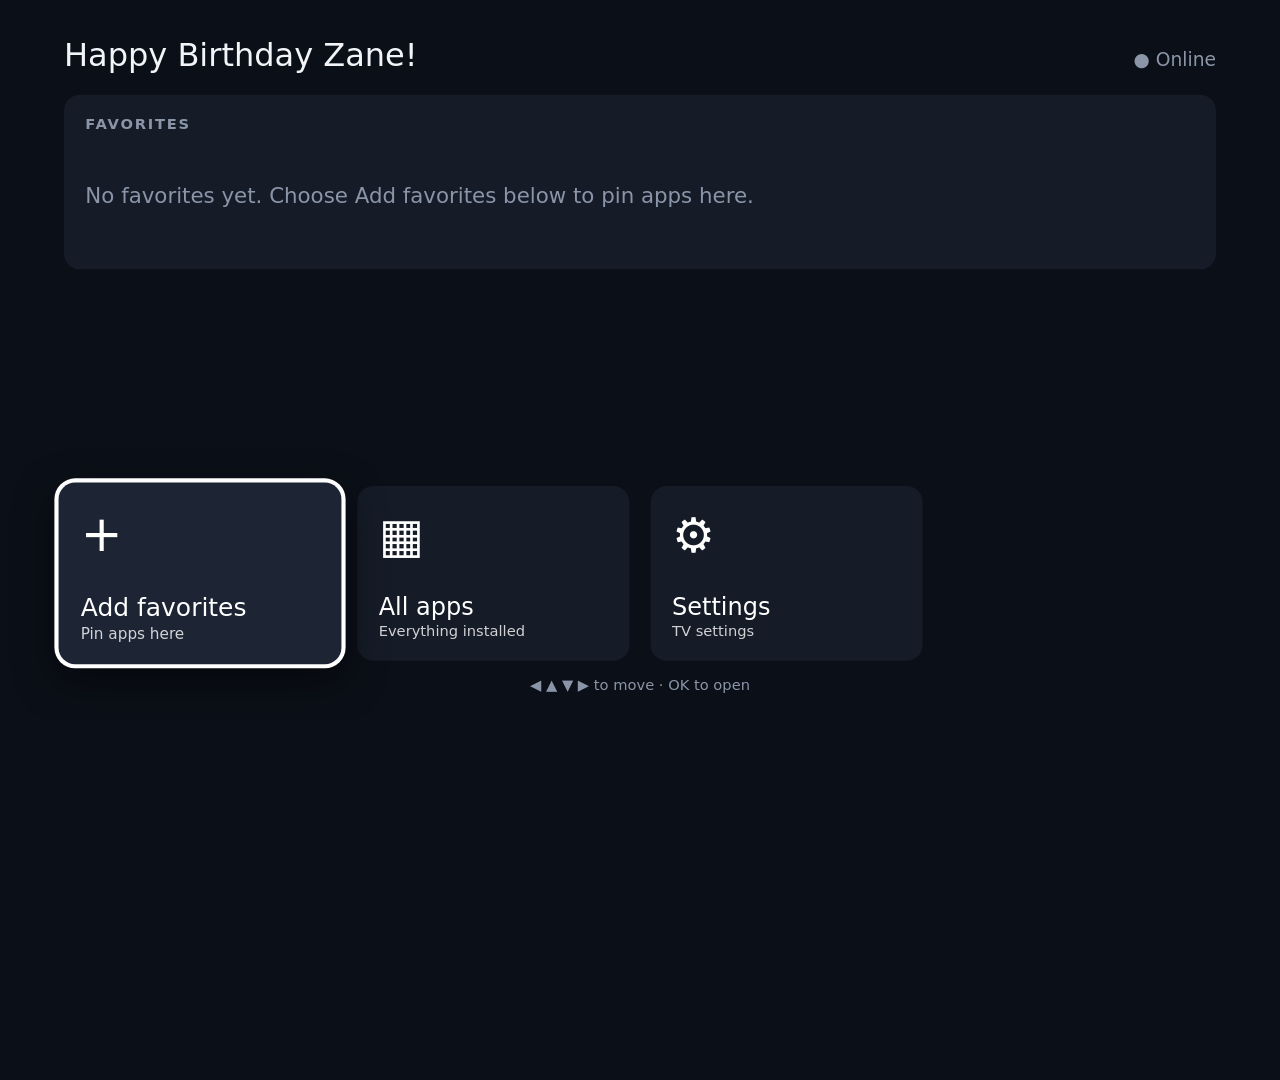
<file: index.html>
<!doctype html>
<html lang="en">
<head>
  <meta charset="utf-8">
  <meta name="viewport" content="width=device-width, initial-scale=1">
  <title>Living Room Dashboard</title>
  <link rel="stylesheet" href="css/dashboard.css">
</head>
<body>
  <header class="topbar">
    <div class="greeting" id="greeting">Hello</div>
    <div class="status" id="status"></div>
  </header>

  <main class="grid" id="grid">
    <!-- Cards are rendered from js/config.js -->
  </main>

  <footer class="hint">◀ ▲ ▼ ▶ to move · OK to open</footer>

  <section class="overlay" id="all-apps" hidden>
    <h1 class="overlay-title">All apps</h1>
    <div class="apps-grid" id="apps-grid"></div>
  </section>

  <script src="js/fit.js"></script>
  <script src="js/config.js"></script>
  <script src="js/cards.js"></script>
  <script src="js/navigation.js"></script>
  <script src="js/allapps.js"></script>
  <script src="js/app.js"></script>
  <script src="js/background.js"></script>
</body>
</html>
</file>
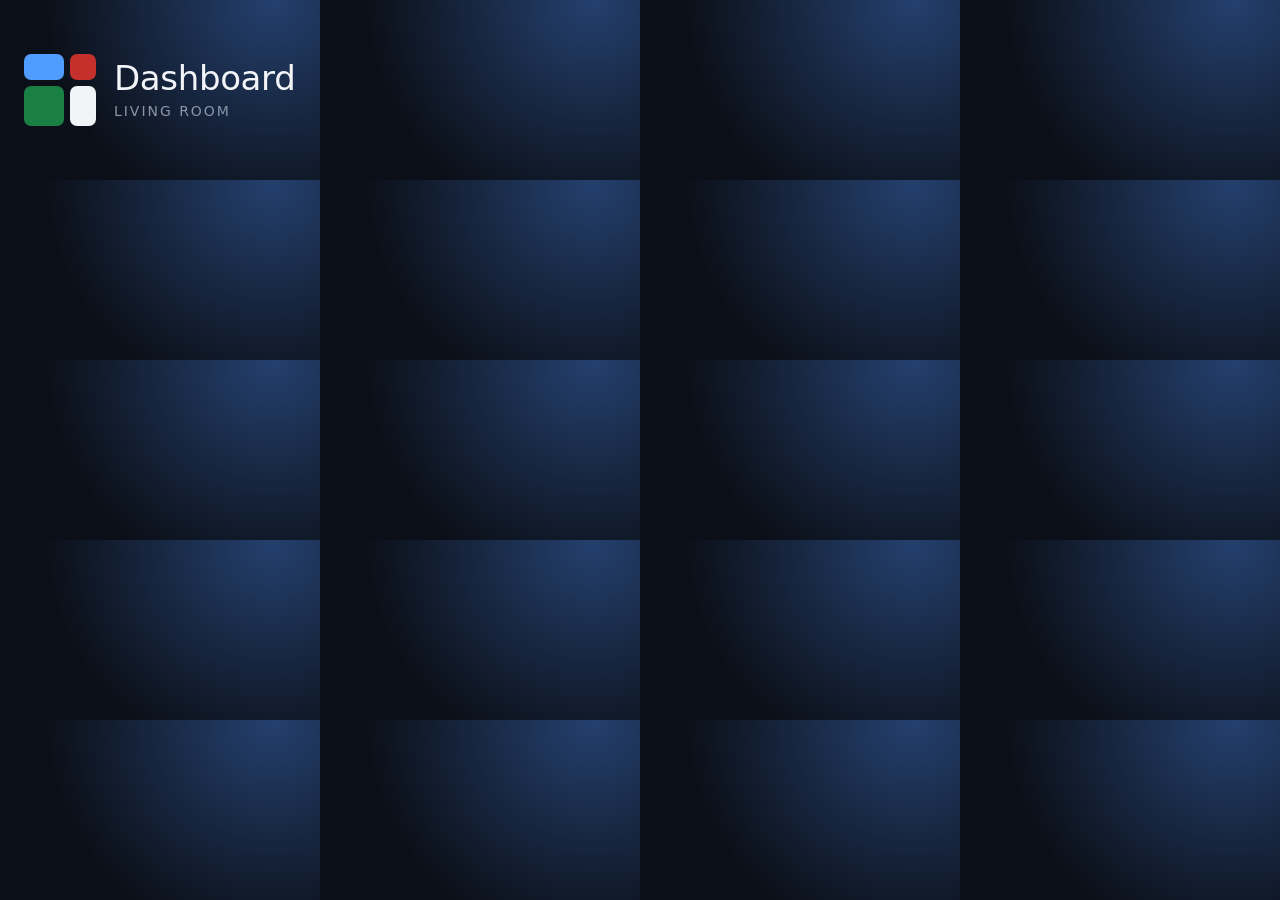
<file: android/branding/banner.html>
<!doctype html>
<!-- Home-screen banner tile (320x180 dp). Edit, then run: node render.js -->
<html><head><meta charset="utf-8"><style>
  html, body { margin: 0; width: 320px; height: 180px; overflow: hidden; }
  body {
    background: radial-gradient(circle at 85% 0%, #24406e 0%, #0b0f17 70%);
    font-family: "Roboto", "Segoe UI", system-ui, sans-serif;
    color: #f2f4f8;
    display: flex; align-items: center; gap: 18px; padding: 0 24px;
    box-sizing: border-box;
  }
  .grid { display: grid; grid-template-columns: 40px 26px; grid-template-rows: 26px 40px; gap: 6px; flex: none; }
  .grid div { border-radius: 7px; }
  .a { background: #4f9dff; } .b { background: #c4302b; }
  .c { background: #1a7f43; } .d { background: #f2f4f8; }
  h1 { margin: 0; font-size: 34px; font-weight: 500; letter-spacing: -.01em; line-height: 1; }
  p { margin: 8px 0 0; font-size: 14px; color: #8b95a8; letter-spacing: .14em; text-transform: uppercase; }
</style></head><body>
  <div class="grid"><div class="a"></div><div class="b"></div><div class="c"></div><div class="d"></div></div>
  <div><h1>Dashboard</h1><p>Living room</p></div>
</body></html>
</file>
<file: css/dashboard.css>
/* Designed for a 1920x1080 TV viewport; scales down for other sizes. */
:root {
  --bg: #0b0f17;
  --card: #151b27;
  --card-hi: #1d2535;
  --text: #f2f4f8;
  --muted: #8b95a8;
  --accent: #4f9dff;
  --focus: #ffffff;
  --radius: 24px;
  --gap: 32px;
}

* { box-sizing: border-box; }

html, body {
  margin: 0;
  background: var(--bg);
  color: var(--text);
  font-family: "Roboto", "Segoe UI", system-ui, sans-serif;
  overflow: hidden;
  cursor: none; /* no pointer on a TV */
}

html { height: 100%; }

/* The page is always laid out at 1920x1080 and scaled to fit the screen by
   js/fit.js, so it looks the same whatever zoom the TV's WebView uses. */
body {
  box-sizing: border-box;
  width: 1920px;
  height: 1080px;
  /* Fixed so the unscaled 1920px layout never widens the page viewport. */
  position: fixed;
  top: 0;
  left: 0;
  transform-origin: 0 0;
  display: flex;
  flex-direction: column;
  /* TV-safe area: keep content away from the bezel (~5% overscan) */
  padding: 54px 96px 40px;
}

.topbar {
  display: flex;
  justify-content: space-between;
  align-items: baseline;
  margin-bottom: var(--gap);
}
.greeting { font-size: 48px; font-weight: 500; }
.status   { font-size: 28px; color: var(--muted); }

.grid {
  flex: 1;
  display: grid;
  grid-template-columns: repeat(4, 1fr);
  grid-template-rows: repeat(3, minmax(0, 1fr));
  grid-auto-rows: minmax(0, 1fr);
  gap: var(--gap);
  min-height: 0;
}

.card {
  position: relative;
  background: var(--card);
  border-radius: var(--radius);
  padding: 32px;
  display: flex;
  flex-direction: column;
  overflow: hidden;
  outline: none;
  transition: transform .15s ease, box-shadow .15s ease, background .15s ease;
}
.card.wide { grid-column: span 2; }

/* With a background image: see-through cards and shadowed text so the photo
   shows and labels stay readable. */
body.has-bg {
  background-size: cover;
  background-position: center;
}
body.has-bg .card {
  background: rgba(21, 27, 39, var(--tile-alpha, .78));
  text-shadow: 0 2px 6px rgba(0, 0, 0, .7);
}
body.has-bg .card:focus { background: rgba(29, 37, 53, max(var(--tile-alpha, .78), .85)); }
body.has-bg .topbar,
body.has-bg .hint { text-shadow: 0 2px 8px rgba(0, 0, 0, .8); }
body.has-bg .hint { color: var(--text); }
.card.tall { grid-row: span 2; }
.card.full { grid-column: 1 / -1; }
.card.bottom { grid-row: 3; }
.empty-hint { font-size: 32px; color: var(--muted); margin: auto 0; }

.card:focus {
  background: var(--card-hi);
  transform: scale(1.04);
  box-shadow: 0 0 0 6px var(--focus), 0 20px 60px rgba(0, 0, 0, .6);
  z-index: 1;
}

.card-title {
  font-size: 22px;
  letter-spacing: .12em;
  text-transform: uppercase;
  color: var(--muted);
  margin: 0 0 16px;
}
.card-body { flex: 1; display: flex; flex-direction: column; min-height: 0; }

/* Clock */
.clock-time { font-size: 120px; font-weight: 300; line-height: 1; font-variant-numeric: tabular-nums; }
.clock-date { font-size: 32px; color: var(--muted); margin-top: 12px; }

/* Weather */
.weather-now { display: flex; align-items: center; gap: 24px; }
.weather-icon { font-size: 96px; line-height: 1; }
.weather-temp { font-size: 88px; font-weight: 300; }
.weather-desc { font-size: 28px; color: var(--muted); margin-top: 8px; }
.card-body.weather { flex-direction: row; align-items: center; gap: 40px; }
.weather-days { flex: 1; display: flex; justify-content: space-between; font-size: 28px; }
.weather-days div { text-align: center; line-height: 1.5; }
.weather-days span { display: block; color: var(--muted); font-size: 22px; }

/* App tile */
.card.app { justify-content: flex-end; color: #fff; }
.card.app .app-icon { font-size: 72px; margin-bottom: auto; }
.card.app .app-name { font-size: 36px; font-weight: 500; }
.card.app .app-sub  { font-size: 22px; opacity: .8; margin-top: 4px; }
.card.app.tall .app-icon { font-size: 180px; line-height: 1; }
.card.app.tall .app-name { font-size: 72px; }
.card.app.tall .app-sub  { font-size: 32px; }

/* Lists (agenda, notes) */
.list { list-style: none; margin: 0; padding: 0; font-size: 28px; }
.list li { padding: 14px 0; border-bottom: 1px solid #ffffff14; display: flex; gap: 20px; }
.list li:last-child { border-bottom: none; }
.list .when { color: var(--accent); min-width: 110px; font-variant-numeric: tabular-nums; }

/* All apps screen */
.overlay {
  position: fixed;
  inset: 0;
  z-index: 10;
  background: var(--bg);
  padding: 54px 96px;
  overflow-y: auto;
}
.overlay[hidden] { display: none; }
.overlay-title { font-size: 48px; font-weight: 500; margin: 0 0 24px; }
.apps-grid {
  display: grid;
  grid-template-columns: repeat(5, 1fr);
  gap: 32px;
  padding: 16px;
}
.apps-grid .card { aspect-ratio: 16 / 9; }

/* Installed-app tiles (favorites and the All apps screen) */
.card.app-tile {
  padding: 0;
  align-items: center;
  justify-content: center;
  border-radius: 16px;
}
.card.app-tile img.banner { width: 100%; height: 100%; object-fit: cover; }
.card.app-tile { transition: transform .15s ease, box-shadow .15s ease, opacity .15s ease; }
.card.app-tile:not(:focus) { opacity: var(--app-tile-opacity, 1); }
.card.app-tile img.icon { width: 96px; height: 96px; }
.card.app-tile .app-label { font-size: 24px; margin-top: 12px; padding: 0 12px; text-align: center; }
.card.picked::after {
  content: "✓";
  position: absolute;
  top: 12px;
  right: 12px;
  width: 52px;
  height: 52px;
  border-radius: 50%;
  background: var(--accent);
  color: #fff;
  font-size: 32px;
  display: flex;
  align-items: center;
  justify-content: center;
  box-shadow: 0 2px 10px rgba(0, 0, 0, .5);
}
.apps-empty { font-size: 28px; color: var(--muted); }

.hint { margin-top: 24px; text-align: center; color: var(--muted); font-size: 22px; }

.error { color: #ff8a80; font-size: 24px; }
</file>
